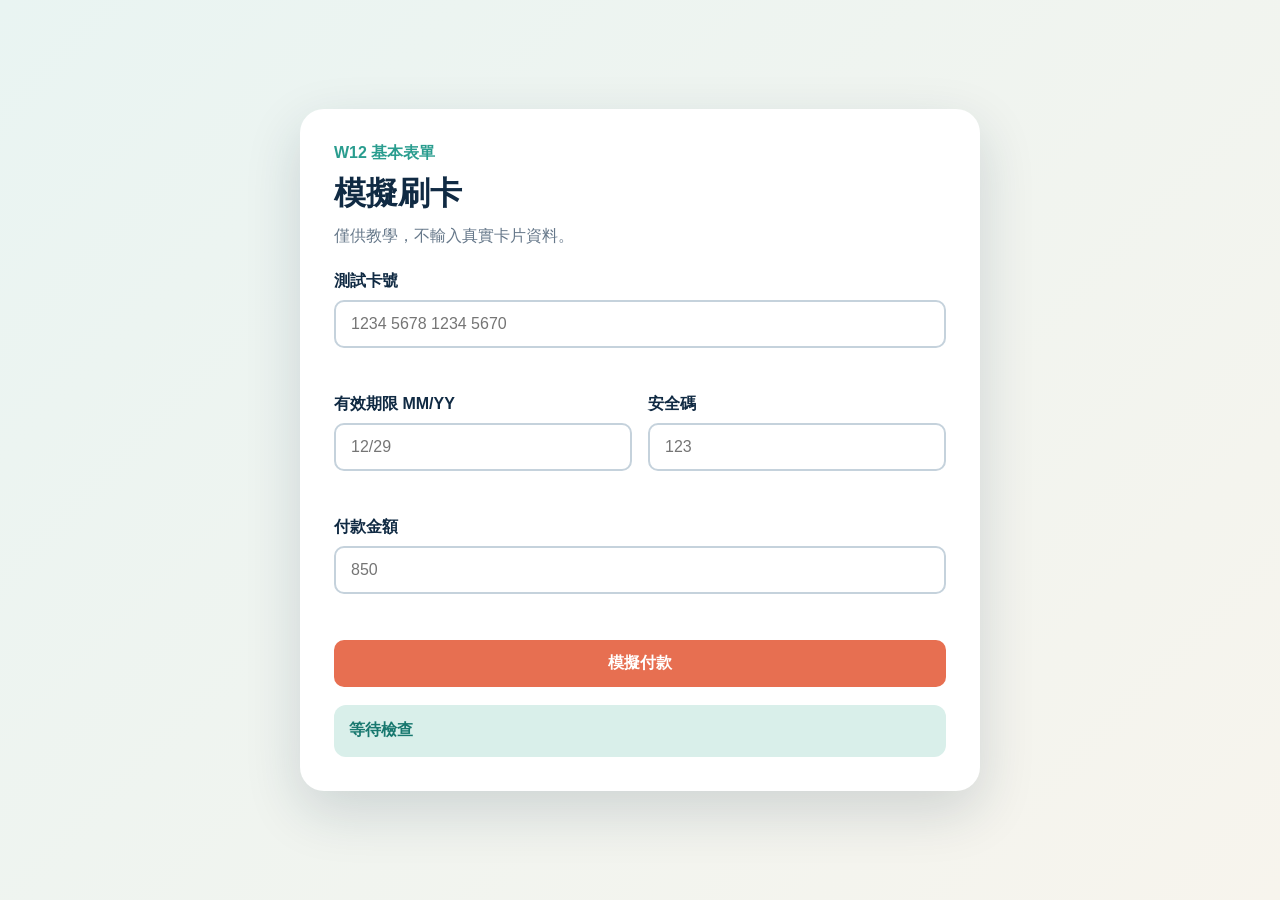
<file: index.html>
<!DOCTYPE html>
<html lang="zh-Hant">
<head>
  <meta charset="UTF-8">
  <meta name="viewport" content="width=device-width, initial-scale=1.0">
  <title>模擬刷卡表單</title>
  <link rel="stylesheet" href="style.css">
  <script src="script.js" defer></script>
</head>

<body>

  <main class="payment-card">
    <p class="eyebrow">W12 基本表單</p>
    <h1>模擬刷卡</h1>
    <p class="notice">僅供教學，不輸入真實卡片資料。</p>

    <form id="payment-form" class="payment-form" novalidate>

      <div class="field">
        <label for="card-number">測試卡號</label>
        <input id="card-number" inputmode="numeric" placeholder="1234 5678 1234 5670">
        <small class="error"></small>
      </div>

      <div class="field-row">
        <div class="field">
          <label for="expiry">有效期限 MM/YY</label>
          <input id="expiry" placeholder="12/29">
          <small class="error"></small>
        </div>

        <div class="field">
          <label for="cvv">安全碼</label>
          <input id="cvv" inputmode="numeric" placeholder="123">
          <small class="error"></small>
        </div>
      </div>

      <div class="field">
        <label for="amount">付款金額</label>
        <input id="amount" type="number" placeholder="850">
        <small class="error"></small>
      </div>

      <button type="submit">模擬付款</button>
      <p id="result" class="result" aria-live="polite">等待檢查</p>

    </form>
  </main>

</body>
</html>
</file>
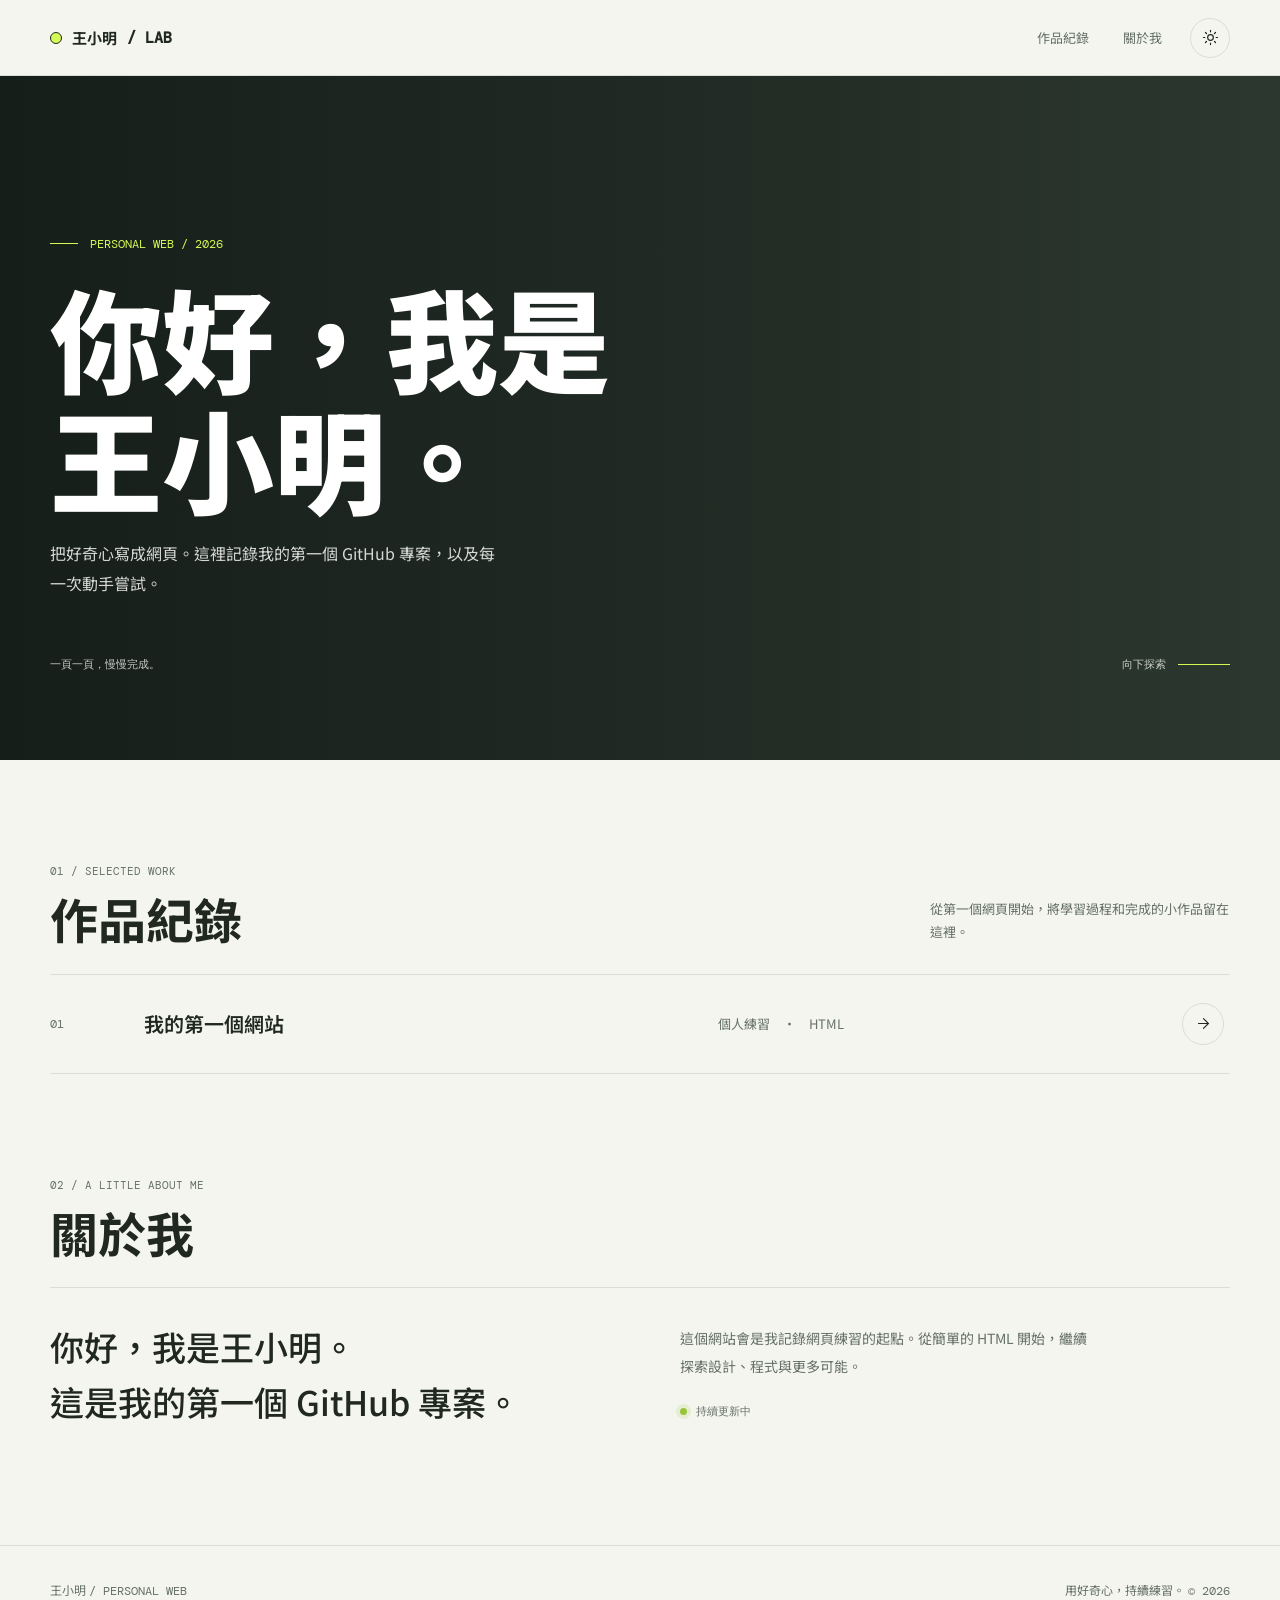
<file: index_1001.html>
<!doctype html>
<html lang="zh-Hant">
<head>
  <meta charset="utf-8">
  <meta name="viewport" content="width=device-width, initial-scale=1">
  <meta name="theme-color" content="#f4f5ef">
  <meta name="description" content="王小明的個人作品集，記錄第一個 GitHub 專案與網頁練習。">
  <title>王小明 — 網頁實驗室</title>
  <link rel="preconnect" href="https://fonts.googleapis.com">
  <link rel="preconnect" href="https://fonts.gstatic.com" crossorigin>
  <link href="https://fonts.googleapis.com/css2?family=DM+Mono:wght@400;500&family=Noto+Sans+TC:wght@400;500;600;700;900&display=swap" rel="stylesheet">
  <style>
    :root {
      color-scheme: light;
      --paper: #f4f5ef;
      --ink: #202821;
      --muted: #667168;
      --line: #d9ded5;
      --accent: #d4fa56;
      --surface: #e9ede5;
      --mono: "DM Mono", monospace;
      --sans: "Noto Sans TC", sans-serif;
    }

    :root[data-theme="dark"] {
      color-scheme: dark;
      --paper: #1b211d;
      --ink: #edf1e8;
      --muted: #a5afa4;
      --line: #3a443d;
      --accent: #d4fa56;
      --surface: #252e28;
    }

    * { box-sizing: border-box; }
    html { scroll-behavior: smooth; scroll-padding-top: 84px; }
    body {
      margin: 0;
      background: var(--paper);
      color: var(--ink);
      font-family: var(--sans);
      transition: background-color 240ms ease, color 240ms ease;
    }
    a { color: inherit; text-decoration: none; }
    button { color: inherit; font: inherit; }
    button:focus-visible, a:focus-visible { outline: 2px solid #587528; outline-offset: 4px; }
    .wrap { width: min(1180px, calc(100% - 64px)); margin-inline: auto; }
    .mono { font-family: var(--mono); }

    .topbar {
      height: 76px;
      display: flex;
      align-items: center;
      border-bottom: 1px solid var(--line);
    }
    .topbar-inner { display: flex; align-items: center; justify-content: space-between; gap: 28px; }
    .wordmark { display: inline-flex; align-items: center; gap: 10px; font-size: 15px; font-weight: 700; white-space: nowrap; }
    .wordmark-mark { width: 12px; aspect-ratio: 1; background: var(--accent); border: 1px solid var(--ink); border-radius: 50%; }
    .nav { display: flex; align-items: center; gap: 34px; margin-left: auto; }
    .nav a { color: var(--muted); font-size: 13px; transition: color 160ms ease; }
    .nav a:hover { color: var(--ink); }
    .header-actions { display: flex; align-items: center; gap: 12px; }
    .icon-button, .menu-button {
      display: grid;
      width: 40px;
      height: 40px;
      place-items: center;
      border: 1px solid var(--line);
      border-radius: 50%;
      background: transparent;
      cursor: pointer;
      transition: background 160ms ease, border-color 160ms ease;
    }
    .icon-button:hover, .menu-button:hover { background: var(--surface); border-color: var(--muted); }
    .icon-button svg, .menu-button svg { width: 17px; height: 17px; fill: none; stroke: currentColor; stroke-width: 1.7; stroke-linecap: round; stroke-linejoin: round; }
    .menu-button { display: none; }

    .hero {
      min-height: min(700px, 76svh);
      min-height: min(700px, 76vh);
      position: relative;
      display: flex;
      align-items: center;
      overflow: hidden;
      color: #fff;
      background: #303c34 url("https://images.unsplash.com/photo-1498050108023-c5249f4df085?auto=format&fit=crop&w=2200&q=85") center 52% / cover no-repeat;
    }
    .hero::before { content: ""; position: absolute; inset: 0; background: linear-gradient(90deg, rgb(15 22 18 / 78%) 0%, rgb(15 22 18 / 50%) 48%, rgb(15 22 18 / 12%) 100%); }
    .hero-inner { position: relative; z-index: 1; padding-block: 96px 110px; }
    .eyebrow { display: flex; align-items: center; gap: 12px; color: var(--accent); font: 12px var(--mono); }
    .eyebrow::before { content: ""; width: 28px; height: 1px; background: currentColor; }
    h1 { max-width: 760px; margin: 24px 0 20px; font-size: clamp(56px, 9vw, 112px); font-weight: 900; line-height: 1.08; }
    .hero-copy { max-width: 460px; margin: 0; color: rgb(255 255 255 / 82%); font-size: 16px; line-height: 1.9; }
    .hero-bottom { position: absolute; right: 0; bottom: 36px; left: 0; display: flex; align-items: center; justify-content: space-between; color: rgb(255 255 255 / 76%); font: 11px var(--mono); }
    .scroll-cue { display: flex; align-items: center; gap: 12px; }
    .scroll-cue::after { content: ""; width: 52px; height: 1px; background: var(--accent); }

    .section { padding-block: 104px; }
    .section-head { display: flex; align-items: end; justify-content: space-between; gap: 30px; padding-bottom: 26px; border-bottom: 1px solid var(--line); }
    .section-index { margin: 0 0 12px; color: var(--muted); font: 11px var(--mono); }
    h2 { margin: 0; font-size: clamp(32px, 4vw, 48px); font-weight: 700; line-height: 1.2; }
    .section-note { max-width: 300px; margin: 0 0 4px; color: var(--muted); font-size: 13px; line-height: 1.8; }
    .project-row { display: grid; grid-template-columns: 72px minmax(180px, 1fr) minmax(200px, 0.8fr) 48px; align-items: center; gap: 22px; padding: 28px 0; border-bottom: 1px solid var(--line); cursor: pointer; transition: background 160ms ease; }
    .project-row:hover { background: var(--surface); }
    .project-number { color: var(--muted); font: 12px var(--mono); }
    .project-name { margin: 0; font-size: 20px; font-weight: 600; }
    .project-type { color: var(--muted); font-size: 13px; }
    .project-toggle { display: grid; width: 42px; height: 42px; place-items: center; border: 1px solid var(--line); border-radius: 50%; background: transparent; cursor: pointer; transition: transform 240ms cubic-bezier(0.4, 0, 0.2, 1), background 180ms ease; }
    .project-row[aria-expanded="true"] .project-toggle { transform: rotate(45deg); background: var(--accent); border-color: var(--ink); }
    .project-toggle svg { width: 17px; height: 17px; fill: none; stroke: currentColor; stroke-width: 1.6; stroke-linecap: round; }
    .project-detail { display: grid; grid-template-rows: 0fr; transition: grid-template-rows 300ms cubic-bezier(0.4, 0, 0.2, 1); }
    .project-row[aria-expanded="true"] + .project-detail { grid-template-rows: 1fr; }
    .project-detail-inner { overflow: hidden; }
    .project-detail-content { display: flex; align-items: center; justify-content: space-between; gap: 24px; padding: 0 70px 0 94px; color: var(--muted); font-size: 14px; line-height: 1.8; }
    .project-detail[aria-hidden="false"] .project-detail-content { padding-block: 16px 24px; }
    .project-detail-content p { max-width: 620px; margin: 0; }
    .text-link { display: inline-flex; align-items: center; gap: 8px; color: var(--ink); font-size: 13px; white-space: nowrap; }
    .text-link span { color: #758d37; font-size: 18px; }

    .about { padding-block: 0 116px; }
    .about-inner { display: grid; grid-template-columns: 1fr 1fr; gap: 80px; padding-top: 32px; }
    .about-lead { max-width: 480px; margin: 0; font-size: clamp(23px, 3vw, 34px); font-weight: 500; line-height: 1.6; }
    .about-copy { max-width: 420px; margin: 4px 0 0; color: var(--muted); font-size: 14px; line-height: 2; }
    .status { display: inline-flex; align-items: center; gap: 9px; margin-top: 24px; color: var(--muted); font: 11px var(--mono); }
    .status::before { content: ""; width: 7px; height: 7px; border-radius: 50%; background: #99c43a; box-shadow: 0 0 0 4px rgb(153 196 58 / 16%); }
    footer { border-top: 1px solid var(--line); }
    .footer-inner { min-height: 88px; display: flex; align-items: center; justify-content: space-between; gap: 24px; color: var(--muted); font-size: 12px; }
    .footer-inner p { margin: 0; }
    .toast { position: fixed; right: 24px; bottom: 24px; z-index: 5; padding: 12px 18px; border: 1px solid var(--line); border-radius: 4px; background: var(--paper); color: var(--ink); font-size: 13px; opacity: 0; transform: translateY(8px); pointer-events: none; transition: opacity 180ms ease, transform 180ms ease; }
    .toast.is-visible { opacity: 1; transform: translateY(0); }

    @media (min-width: 1500px) { .hero { min-height: 720px; } }
    @media (max-width: 700px) {
      .wrap { width: min(100% - 40px, 540px); }
      .topbar { height: 66px; }
      .menu-button { display: grid; }
      .nav { position: absolute; top: 65px; right: 0; left: 0; z-index: 4; display: none; align-items: stretch; gap: 0; padding: 8px 20px 18px; border-bottom: 1px solid var(--line); background: var(--paper); }
      .nav.is-open { display: flex; flex-direction: column; }
      .nav a { padding: 13px 0; border-bottom: 1px solid var(--line); }
      .nav a:last-child { border-bottom: 0; }
      .header-actions { gap: 8px; }
      .hero { min-height: 640px; min-height: 77svh; background-position: 58% center; }
      .hero::before { background: linear-gradient(90deg, rgb(15 22 18 / 74%), rgb(15 22 18 / 27%)); }
      .hero-inner { padding-block: 82px 110px; }
      h1 { font-size: clamp(54px, 16vw, 82px); }
      .hero-copy { max-width: 340px; font-size: 14px; }
      .hero-bottom { bottom: 24px; font-size: 10px; }
      .section { padding-block: 76px; }
      .section-head { align-items: start; flex-direction: column; gap: 14px; }
      .section-note { max-width: 360px; }
      .project-row { grid-template-columns: 38px 1fr 42px; gap: 12px; padding: 23px 0; }
      .project-number { grid-row: span 2; align-self: start; padding-top: 5px; }
      .project-name { font-size: 17px; }
      .project-type { grid-column: 2; font-size: 12px; }
      .project-toggle { grid-column: 3; grid-row: 1 / span 2; }
      .project-detail-content { align-items: start; flex-direction: column; gap: 12px; padding-inline: 50px 0; }
      .about { padding-bottom: 76px; }
      .about-inner { grid-template-columns: 1fr; gap: 22px; }
      .about-lead { font-size: 25px; }
      .footer-inner { min-height: 80px; align-items: start; flex-direction: column; justify-content: center; gap: 8px; }
      .toast { right: 16px; bottom: 16px; left: 16px; text-align: center; }
    }
    @media (prefers-reduced-motion: reduce) {
      *, *::before, *::after { scroll-behavior: auto !important; transition-duration: 0.01ms !important; }
    }
  </style>
</head>
<body>
  <header class="topbar">
    <div class="wrap topbar-inner">
      <a class="wordmark" href="#top" aria-label="王小明，回到首頁"><span class="wordmark-mark" aria-hidden="true"></span>王小明 <span class="mono">/ LAB</span></a>
      <nav class="nav" id="site-nav" aria-label="主要導覽">
        <a href="#projects">作品紀錄</a>
        <a href="#about">關於我</a>
      </nav>
      <div class="header-actions">
        <button class="icon-button" id="theme-toggle" type="button" aria-label="切換深色模式" aria-pressed="false" title="切換色彩模式">
          <svg viewBox="0 0 24 24" aria-hidden="true"><circle cx="12" cy="12" r="4"></circle><path d="M12 2v2m0 16v2M4.93 4.93l1.41 1.41m11.32 11.32 1.41 1.41M2 12h2m16 0h2M4.93 19.07l1.41-1.41M17.66 6.34l1.41-1.41"></path></svg>
        </button>
        <button class="menu-button" id="menu-toggle" type="button" aria-label="開啟導覽選單" aria-expanded="false" aria-controls="site-nav">
          <svg viewBox="0 0 24 24" aria-hidden="true"><path d="M4 7h16M4 12h16M4 17h16"></path></svg>
        </button>
      </div>
    </div>
  </header>

  <main id="top">
    <section class="hero" aria-labelledby="hero-title">
      <div class="wrap hero-inner">
        <p class="eyebrow">PERSONAL WEB / 2026</p>
        <h1 id="hero-title">你好，我是<br>王小明。</h1>
        <p class="hero-copy">把好奇心寫成網頁。這裡記錄我的第一個 GitHub 專案，以及每一次動手嘗試。</p>
        <div class="hero-bottom mono"><span>一頁一頁，慢慢完成。</span><a class="scroll-cue" href="#projects">向下探索</a></div>
      </div>
    </section>

    <section class="section wrap" id="projects" aria-labelledby="projects-title">
      <div class="section-head">
        <div><p class="section-index">01 / SELECTED WORK</p><h2 id="projects-title">作品紀錄</h2></div>
        <p class="section-note">從第一個網頁開始，將學習過程和完成的小作品留在這裡。</p>
      </div>
      <article class="project-row" role="button" aria-expanded="false" aria-controls="project-detail-1">
        <span class="project-number">01</span>
        <h3 class="project-name">我的第一個網站</h3>
        <span class="project-type">個人練習　·　HTML</span>
        <button class="project-toggle" type="button" aria-label="展開專案介紹">
          
          <svg viewBox="0 0 24 24" aria-hidden="true"><path d="M5 12h14m-7-7 7 7-7 7"></path></svg>
        </button>
      </article>
      <div class="project-detail" id="project-detail-1">
        <div class="project-detail-inner"><div class="project-detail-content">
          <p>這是我的第一個 GitHub 專案。從一段簡單的自我介紹開始，逐步加入版面、樣式和互動。</p>
          <a class="text-link" href="#about">認識這個作品 <span aria-hidden="true">↗</span></a>
        </div></div>
      </div>
    </section>

    <section class="about wrap" id="about" aria-labelledby="about-title">
      <div class="section-head">
        <div><p class="section-index">02 / A LITTLE ABOUT ME</p><h2 id="about-title">關於我</h2></div>
      </div>
      <div class="about-inner">
        <p class="about-lead">你好，我是王小明。<br>這是我的第一個 GitHub 專案。</p>
        <div>
          <p class="about-copy">這個網站會是我記錄網頁練習的起點。從簡單的 HTML 開始，繼續探索設計、程式與更多可能。</p>
          <span class="status">持續更新中</span>
        </div>
      </div>
    </section>
  </main>

  <footer>
    <div class="wrap footer-inner">
      <p>王小明 <span class="mono">/ PERSONAL WEB</span></p>
      <p>用好奇心，持續練習。 <span class="mono">© 2026</span></p>
    </div>
  </footer>
  <div class="toast" id="toast" role="status" aria-live="polite"></div>

  <script>
    const root = document.documentElement;
    const themeToggle = document.querySelector("#theme-toggle");
    const menuToggle = document.querySelector("#menu-toggle");
    const navigation = document.querySelector("#site-nav");
    const projectRows = document.querySelectorAll(".project-row");

    // Theme Management
    const updateThemeUI = (isDark) => {
      themeToggle.setAttribute("aria-pressed", String(isDark));
      themeToggle.setAttribute("aria-label", isDark ? "切換淺色模式" : "切換深色模式");
    };

    const savedTheme = localStorage.getItem("site-theme") || (window.matchMedia("(prefers-color-scheme: dark)").matches ? "dark" : "light");
    if (savedTheme === "dark") {
      root.dataset.theme = "dark";
      updateThemeUI(true);
    }

    themeToggle.addEventListener("click", () => {
      const isDark = root.dataset.theme !== "dark";
      root.dataset.theme = isDark ? "dark" : "light";
      updateThemeUI(isDark);
      localStorage.setItem("site-theme", isDark ? "dark" : "light");
    });

    // Mobile Menu
    menuToggle.addEventListener("click", () => {
      const isOpen = menuToggle.getAttribute("aria-expanded") !== "true";
      menuToggle.setAttribute("aria-expanded", String(isOpen));
      menuToggle.setAttribute("aria-label", isOpen ? "關閉導覽選單" : "開啟導覽選單");
      navigation.classList.toggle("is-open", isOpen);
    });

    navigation.addEventListener("click", (event) => {
      if (event.target.closest("a")) {
        menuToggle.setAttribute("aria-expanded", "false");
        navigation.classList.remove("is-open");
      }
    });

    // Project Accordion
    projectRows.forEach(row => {
      row.addEventListener("click", () => {
        const isOpen = row.getAttribute("aria-expanded") === "true";
        row.setAttribute("aria-expanded", String(!isOpen));
        const toggleBtn = row.querySelector(".project-toggle");
        toggleBtn.setAttribute("aria-label", !isOpen ? "收合專案介紹" : "展開專案介紹");
      });
    });

    // Smooth scroll to top for wordmark
    document.querySelector(".wordmark").addEventListener("click", (e) => {
      if (window.location.hash === "#top" || window.location.pathname === "/") {
        e.preventDefault();
        window.scrollTo({ top: 0, behavior: "smooth" });
      }
    });
  </script>
</body>
</html>
</file>
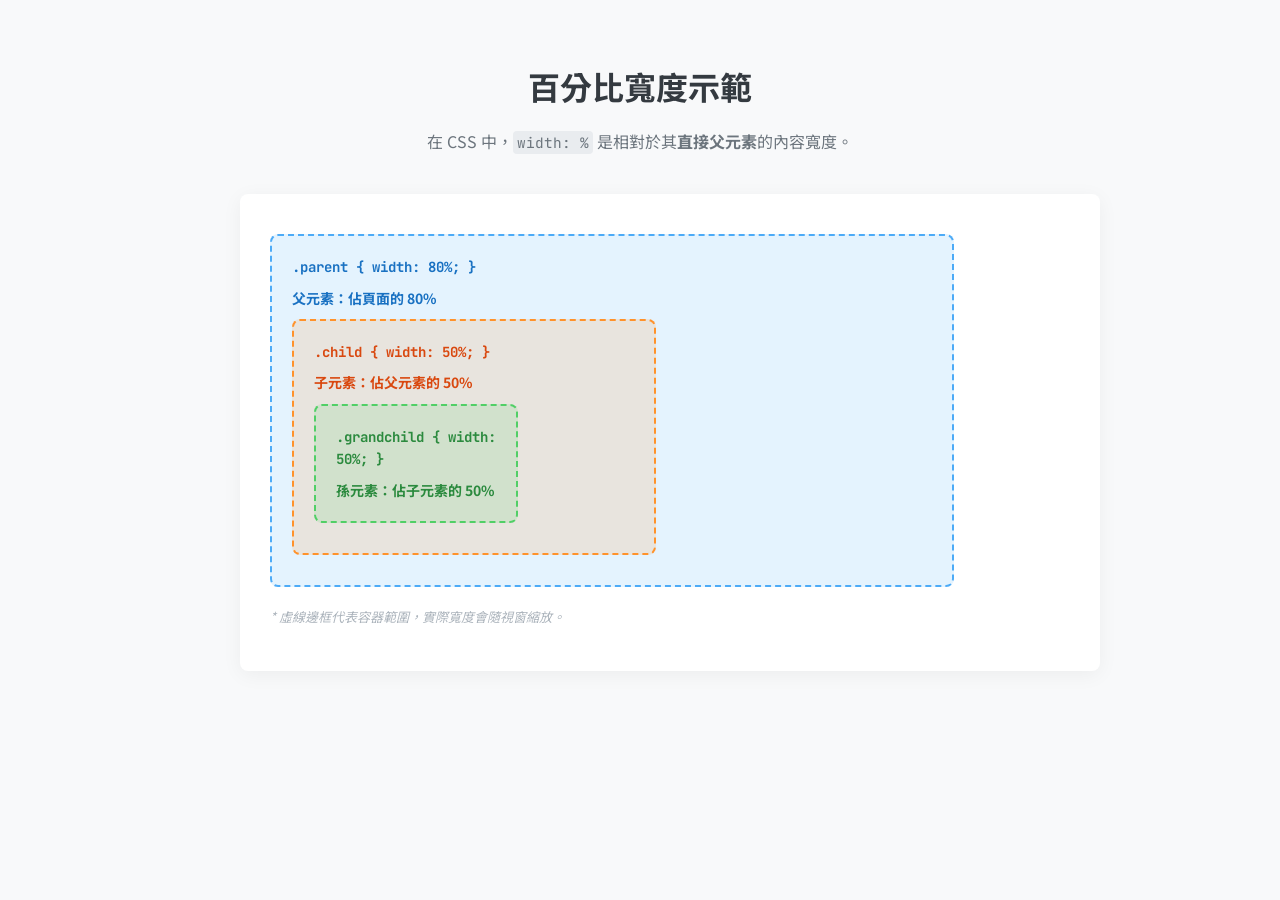
<file: index_1008.html>
<!DOCTYPE html>
<html lang="zh-Hant">
<head>
  <meta charset="UTF-8">
  <meta name="viewport" content="width=device-width, initial-scale=1.0">
  <title>百分比寬度示範 | CSS 視覺化練習</title>
  <link rel="preconnect" href="https://fonts.googleapis.com">
  <link rel="preconnect" href="https://fonts.gstatic.com" crossorigin>
  <link href="https://fonts.googleapis.com/css2?family=Noto+Sans+TC:wght@400;700&family=JetBrains+Mono&display=swap" rel="stylesheet">
  <style>
    :root {
      --bg-color: #f8f9fa;
      --card-bg: #ffffff;
      --text-color: #212529;
      --primary: #4dabf7;
      --secondary: #ff922b;
      --tertiary: #51cf66;
      --border-radius: 8px;
    }

    body {
      font-family: 'Noto Sans TC', sans-serif;
      background-color: var(--bg-color);
      color: var(--text-color);
      line-height: 1.6;
      margin: 0;
      padding: 40px 20px;
      display: flex;
      flex-direction: column;
      align-items: center;
    }

    .container {
      max-width: 800px;
      width: 100%;
    }

    h1 {
      font-weight: 700;
      color: #343a40;
      margin-bottom: 8px;
      text-align: center;
    }

    .description {
      text-align: center;
      color: #6c757d;
      margin-bottom: 40px;
    }

    code {
      font-family: 'JetBrains Mono', monospace;
      background: #e9ecef;
      padding: 2px 4px;
      border-radius: 4px;
      font-size: 0.9em;
    }

    /* 示範區域樣式 */
    .demo-area {
      background: var(--card-bg);
      border-radius: var(--border-radius);
      padding: 30px;
      box-shadow: 0 4px 20px rgba(0,0,0,0.05);
      width: 100%;
    }

    .box {
      padding: 20px;
      margin: 10px 0;
      border-radius: var(--border-radius);
      font-weight: 700;
      font-size: 14px;
      transition: all 0.3s ease;
      border: 2px dashed rgba(0,0,0,0.1);
    }

    .parent {
      width: 80%;
      background-color: rgba(77, 171, 247, 0.15);
      border-color: var(--primary);
      color: #1971c2;
    }

    .child {
      width: 50%;
      background-color: rgba(255, 146, 43, 0.15);
      border-color: var(--secondary);
      color: #d9480f;
    }

    .grandchild {
      width: 50%;
      background-color: rgba(81, 207, 102, 0.15);
      border-color: var(--tertiary);
      color: #2b8a3e;
    }

    .label {
      display: block;
      margin-bottom: 8px;
      font-family: 'JetBrains Mono', monospace;
    }

    .hint {
      margin-top: 20px;
      font-size: 13px;
      color: #adb5bd;
      font-style: italic;
    }
  </style>
</head>
<body>
  <div class="container">
    <h1>百分比寬度示範</h1>
    <p class="description">
      在 CSS 中，<code>width: %</code> 是相對於其<strong>直接父元素</strong>的內容寬度。
    </p>

    <div class="demo-area">
      <div class="parent box">
        <span class="label">.parent { width: 80%; }</span>
        父元素：佔頁面的 80%
        
        <div class="child box">
          <span class="label">.child { width: 50%; }</span>
          子元素：佔父元素的 50%
          
          <div class="grandchild box">
            <span class="label">.grandchild { width: 50%; }</span>
            孫元素：佔子元素的 50%
          </div>
        </div>
      </div>
      <p class="hint">* 虛線邊框代表容器範圍，實際寬度會隨視窗縮放。</p>
    </div>
  </div>
</body>
</html>
</file>
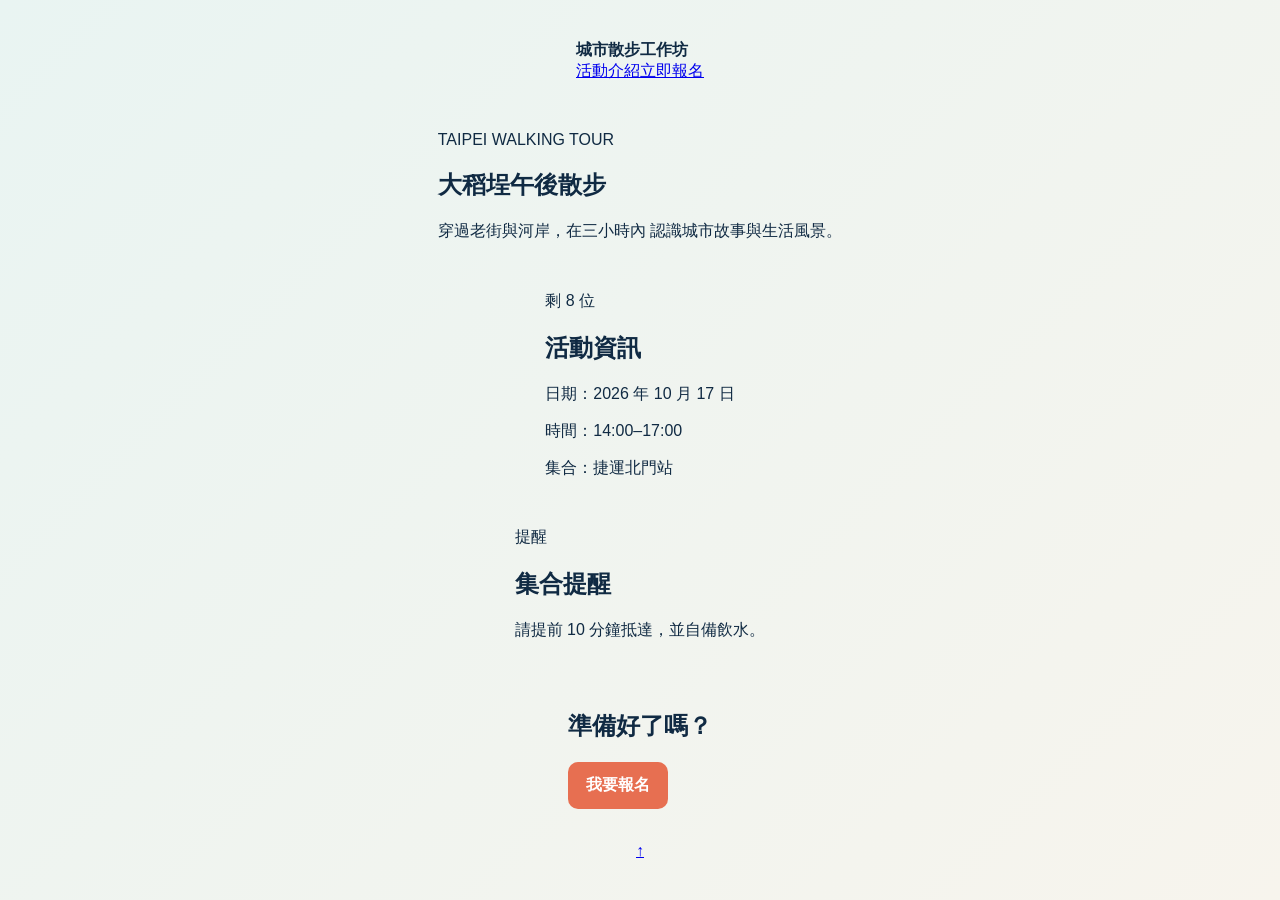
<file: index_1015.html>
<!doctype html>
<html lang="zh-Hant">
<head>
  <meta charset="utf-8">
  <meta name="viewport" content="width=device-width, initial-scale=1">
  <title>城市散步工作坊</title>
  <link rel="stylesheet" href="style.css">
</head>
<body>
  <header class="site-header" id="top">
    <strong>城市散步工作坊</strong>
    <nav><a href="#intro">活動介紹</a><a href="#signup">立即報名</a></nav>
  </header>

  <section class="hero">
  <p>TAIPEI WALKING TOUR</p>
  <h2>大稻埕午後散步</h2>
  <p>
    穿過老街與河岸，在三小時內
    認識城市故事與生活風景。
  </p>
</section>

<section id="event"
         class="event-card with-badge">

  <span class="badge">剩 8 位</span>

  <h2>活動資訊</h2>
  <p>日期：2026 年 10 月 17 日</p>
  <p>時間：14:00–17:00</p>
  <p>集合：捷運北門站</p>
</section>

<aside class="notice-card">
  <span class="notice-badge">提醒</span>
  <h2>集合提醒</h2>
  <p>請提前 10 分鐘抵達，並自備飲水。</p>
</aside>

    <section class="signup" id="signup"><h2>準備好了嗎？</h2><button>我要報名</button></section>
  </main>
  <a class="back-top" href="#top" aria-label="回到頁首">↑</a>
</body>
</html>
</file>
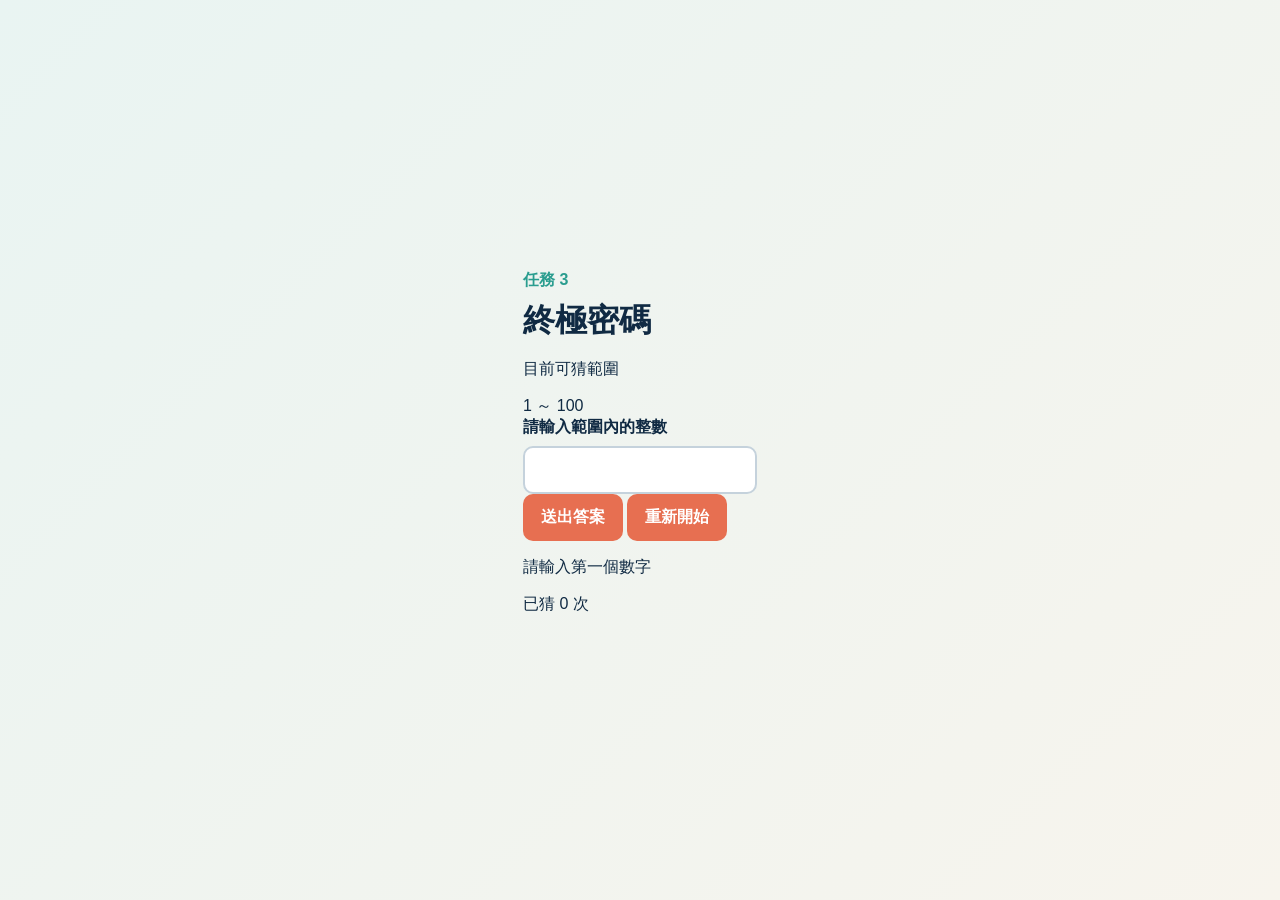
<file: index_1112.html>
<!DOCTYPE html>
<html lang="zh-Hant">
<head>
  <meta charset="UTF-8">
  <meta name="viewport" content="width=device-width, initial-scale=1.0">
  <title>JavaScript 練習</title>
  <link rel="stylesheet" href="style.css">
  <script src="script.js" defer></script>
</head>

<body>

  <main class="app">

  <p class="eyebrow">任務 3</p>
  <h1>終極密碼</h1>

  <p>目前可猜範圍</p>
  <div id="range" class="range">1 ～ 100</div>

  <div class="field">
    <label for="guess">請輸入範圍內的整數</label>
    <input id="guess" type="number">
  </div>

  <div class="button-row">
    <button id="guess-button">送出答案</button>
    <button id="reset-button" class="secondary">重新開始</button>
  </div>

  <p id="message" class="message">請輸入第一個數字</p>
  <p id="attempts" class="stats">已猜 0 次</p>

</main>
</body>
</html>
</file>
<file: style.css>
:root {
  --navy: #102a43;
  --blue: #1f5d78;
  --teal: #2a9d8f;
  --coral: #e76f51;
  --cream: #f7f4ed;
  --mint: #d9efea;
  --danger: #b23a2b;
}

* {
  box-sizing: border-box;
}

body {
  margin: 0;
  min-height: 100vh;
  padding: 24px;
  display: grid;
  place-items: center;
  font-family: "Microsoft JhengHei", sans-serif;
  color: var(--navy);
  background: linear-gradient(135deg, #e9f4f2, var(--cream));
}

button,
input {
  font: inherit;
}

.payment-card {
  width: min(680px, 100%);
  padding: 34px;
  background: white;
  border-radius: 24px;
  box-shadow: 0 20px 55px rgba(16, 42, 67, 0.16);
}

.eyebrow {
  margin: 0 0 8px;
  color: var(--teal);
  font-weight: 700;
}

h1 {
  margin: 0 0 10px;
}

.notice {
  margin: 0 0 24px;
  color: #66788a;
}

.payment-form,
.field {
  display: grid;
  gap: 8px;
}

.payment-form {
  gap: 18px;
}

.field-row {
  display: grid;
  grid-template-columns: 1fr 1fr;
  gap: 16px;
}

label {
  font-weight: 700;
}

input {
  width: 100%;
  padding: 13px 15px;
  border: 2px solid #c5d2dc;
  border-radius: 10px;
}

input:focus {
  outline: 3px solid rgba(42, 157, 143, 0.2);
  border-color: var(--teal);
}

.field.invalid input {
  border-color: var(--danger);
}

.error {
  min-height: 20px;
  color: var(--danger);
  font-size: 14px;
}

button {
  padding: 13px 18px;
  border: 0;
  border-radius: 10px;
  color: white;
  background: var(--coral);
  cursor: pointer;
  font-weight: 700;
}

.result {
  min-height: 52px;
  margin: 0;
  padding: 15px;
  border-radius: 12px;
  background: var(--mint);
  color: #18786f;
  font-weight: 700;
}

.result.failed {
  color: var(--danger);
  background: #fde4df;
}

@media (max-width: 560px) {
  .payment-card {
    padding: 24px;
  }

  .field-row {
    grid-template-columns: 1fr;
  }
}
</file>
